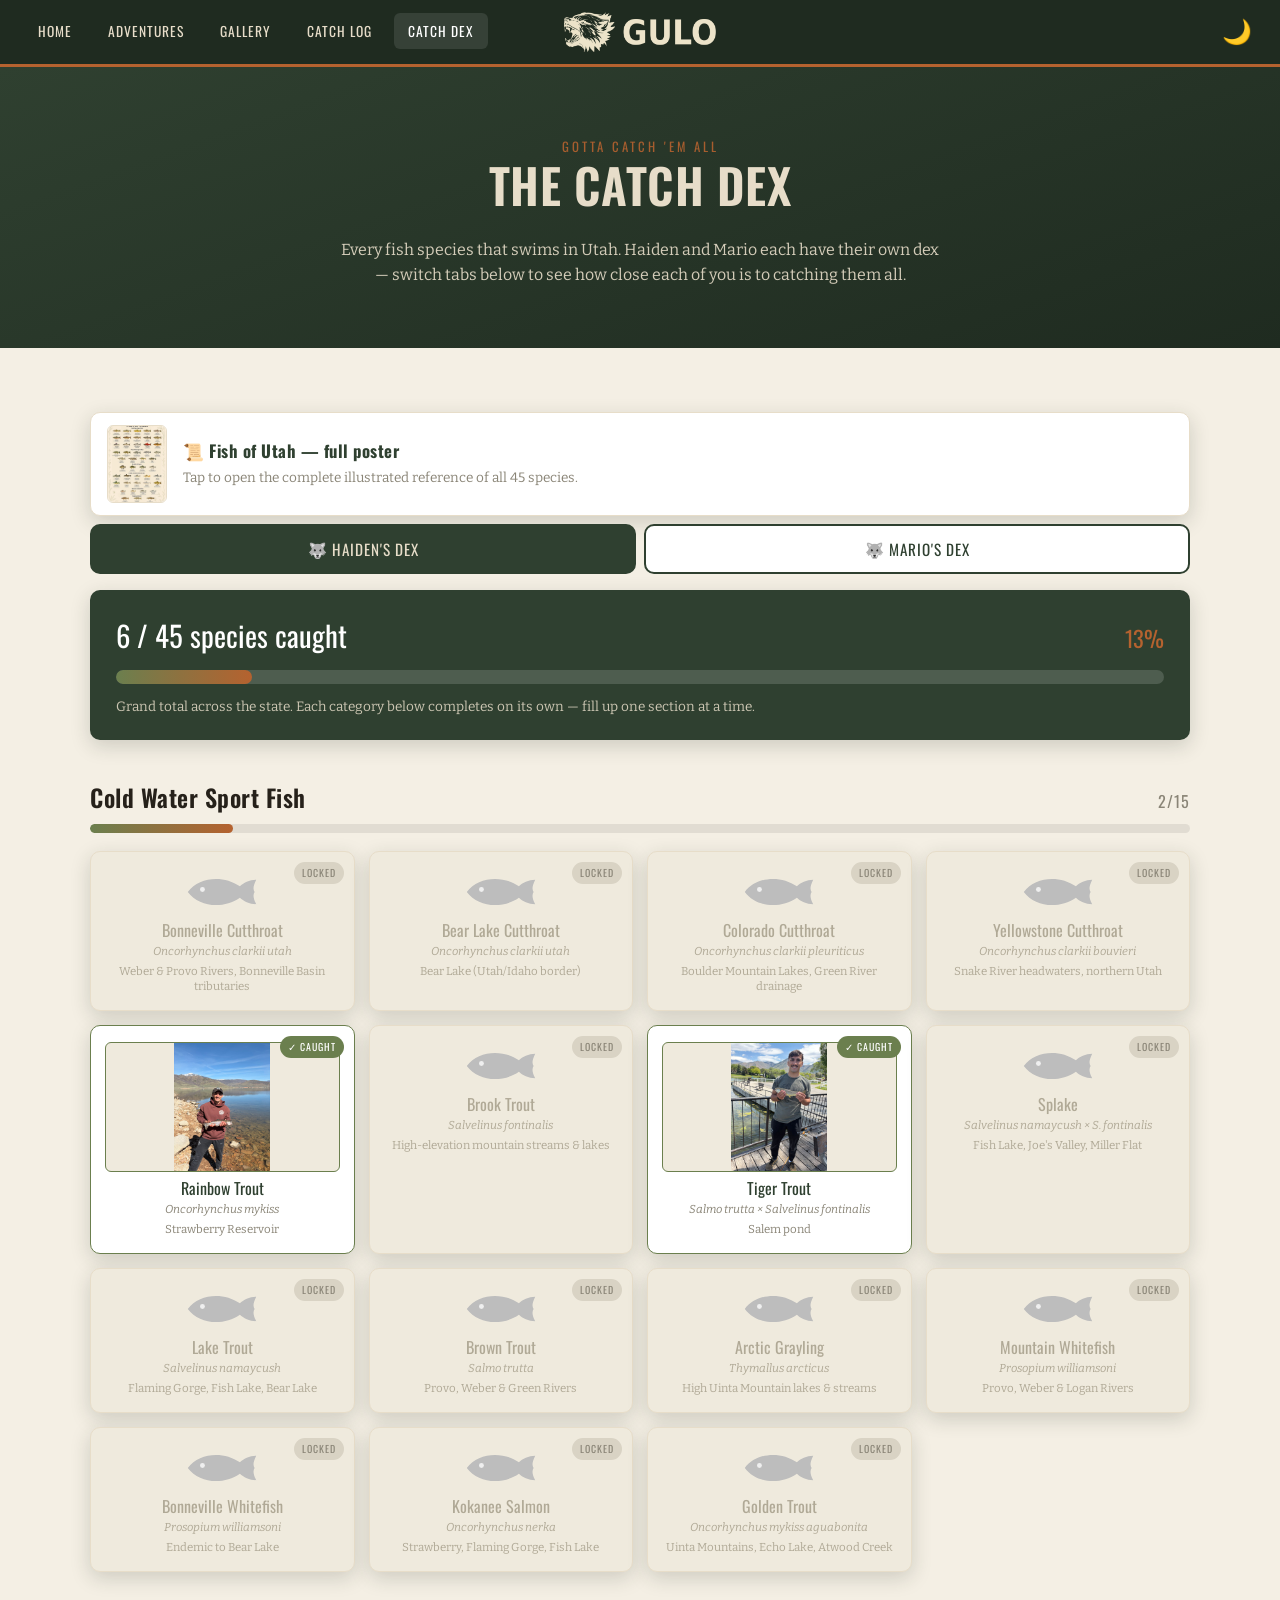
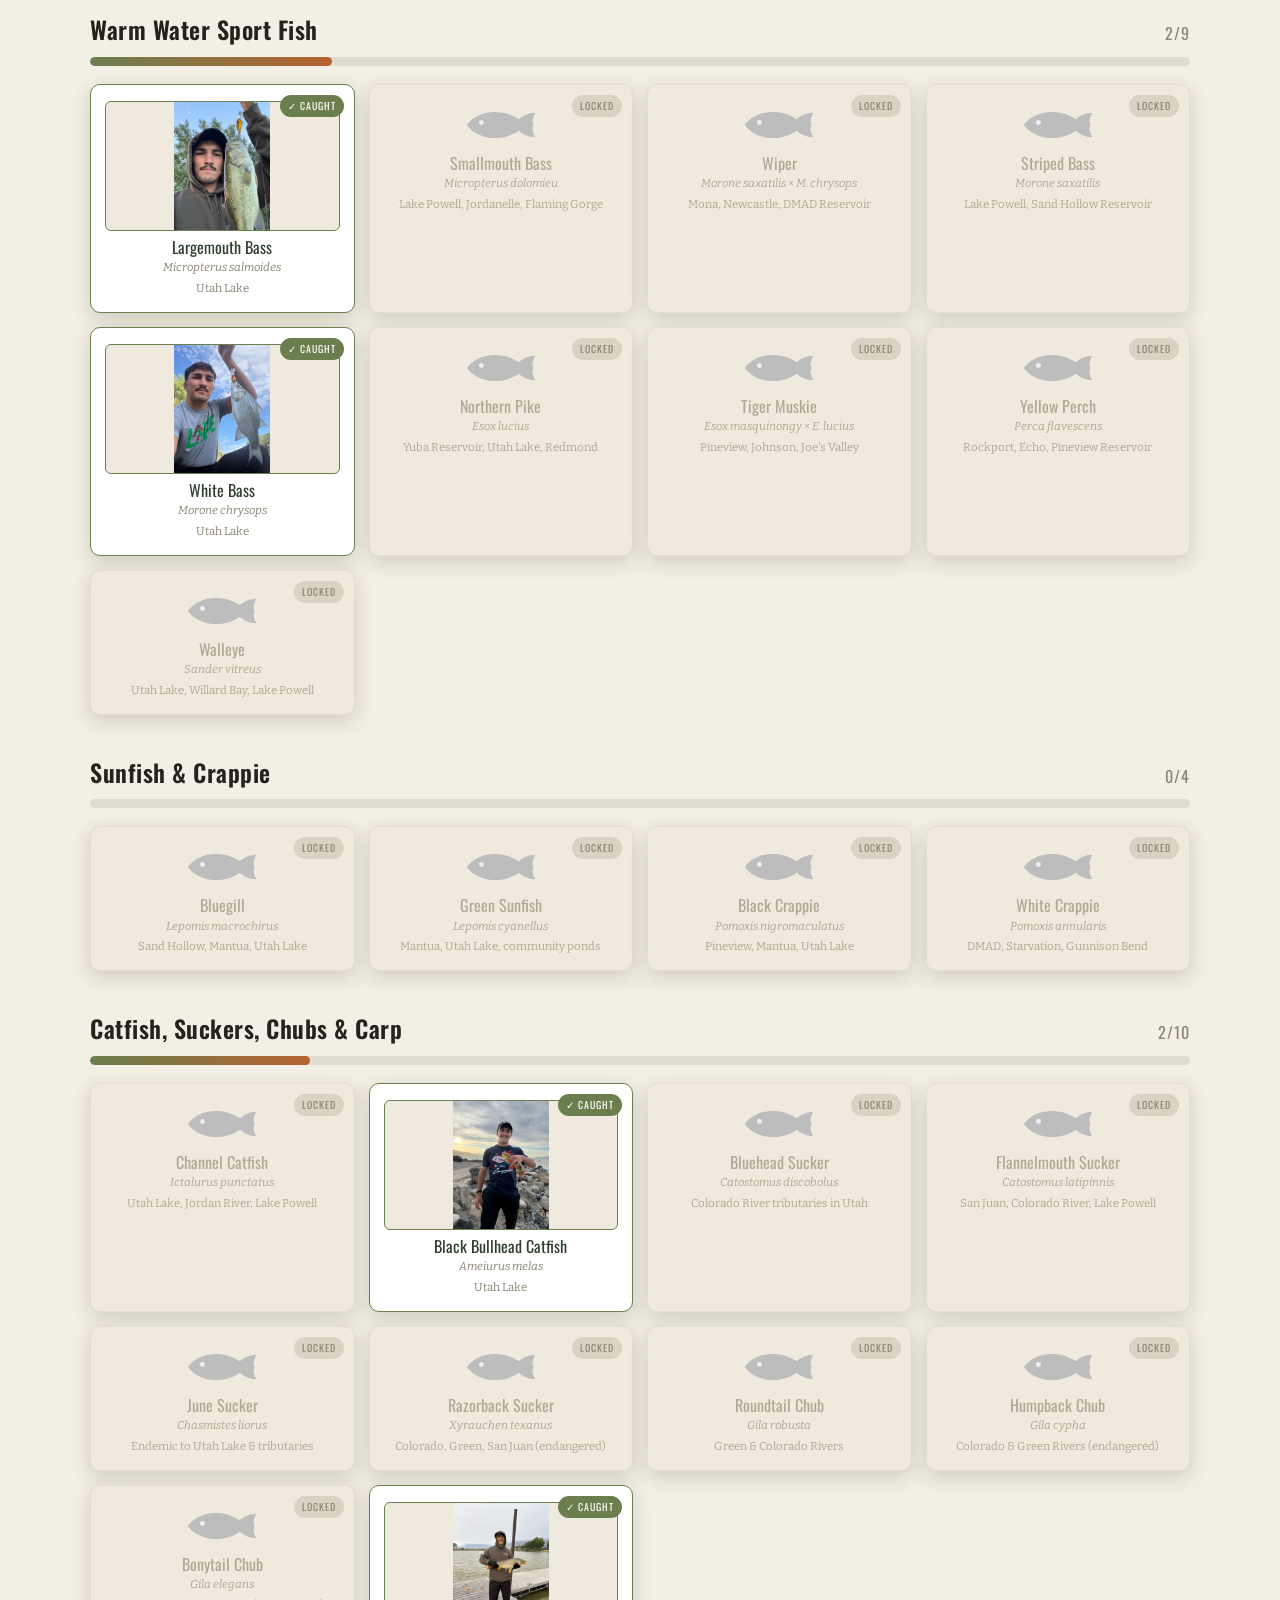
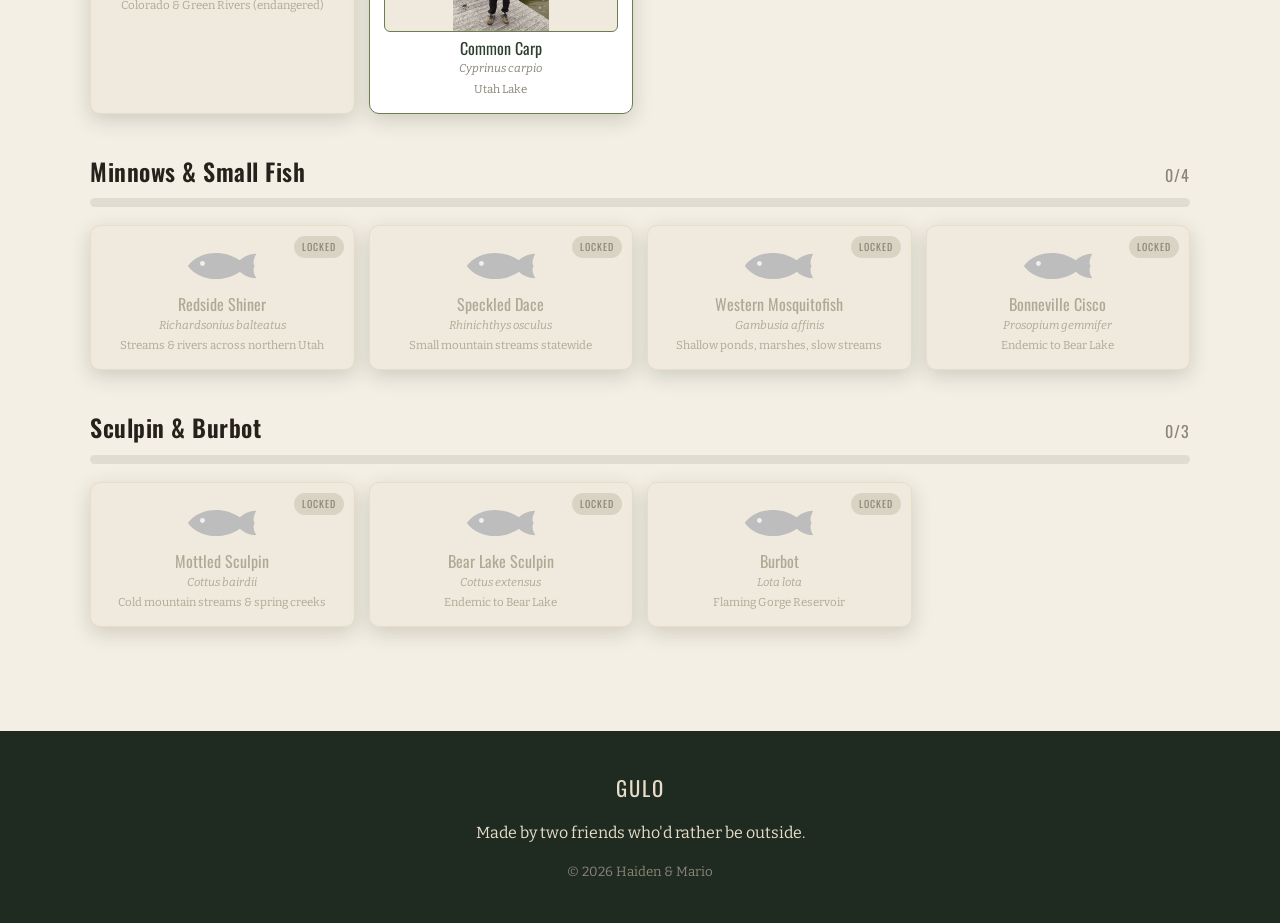
<file: catchdex.html>
<!DOCTYPE html>
<html lang="en">
<head>
  <meta charset="UTF-8" />
  <meta name="viewport" content="width=device-width, initial-scale=1.0" />
  <title>Catch Dex — Gulo</title>
  <meta name="description" content="Gotta catch 'em all — every fish species in Utah. Track which ones Haiden & Mario have landed." />

  <link rel="icon" type="image/png" href="assets/favicon.png" />
  <meta property="og:type" content="website" />
  <meta property="og:title" content="Catch Dex — Gulo" />
  <meta property="og:description" content="Every fish species in Utah. Catch 'em all." />
  <meta property="og:image" content="assets/social-card.jpg" />
  <meta name="twitter:card" content="summary_large_image" />

  <link rel="preconnect" href="https://fonts.googleapis.com" />
  <link rel="preconnect" href="https://fonts.gstatic.com" crossorigin />
  <link href="https://fonts.googleapis.com/css2?family=Oswald:wght@400;600;700&family=Bitter:wght@400;500;600&display=swap" rel="stylesheet" />
  <link rel="stylesheet" href="styles.css" />
  <script>(function(){try{if(localStorage.getItem('gulo-theme')==='dark')document.documentElement.setAttribute('data-theme','dark');}catch(e){}})();</script>
</head>
<body>

  <header class="nav">
    <div class="container nav__inner">
      <div class="nav__group">
        <button class="nav__toggle" aria-label="Menu">&#9776;</button>
        <nav>
          <ul class="nav__links">
            <li><a href="index.html">Home</a></li>
            <li><a href="adventures.html">Adventures</a></li>
            <li><a href="gallery.html">Gallery</a></li>
            <li><a href="catches.html">Catch Log</a></li>
            <li><a href="catchdex.html">Catch Dex</a></li>
          </ul>
        </nav>
      </div>
      <a class="nav__brand" href="index.html"><img class="nav__lockup" src="assets/logo-lockup.png" alt="Gulo" /></a>
      <button class="nav__theme" id="themeToggle" aria-label="Toggle dark mode">🌙</button>
    </div>
  </header>

  <section class="pagehead">
    <div class="container">
      <p class="eyebrow">Gotta catch 'em all</p>
      <h1>The Catch Dex</h1>
      <p>Every fish species that swims in Utah. Haiden and Mario each have their own dex — switch tabs below to see how close each of you is to catching them all.</p>
    </div>
  </section>

  <section class="section container">
    <!-- Full reference poster (opens the image in a new tab) -->
    <a class="poster-link" href="assets/fish-of-utah.jpg" target="_blank" rel="noopener">
      <img src="assets/fish-of-utah.jpg" alt="Fish of Utah reference poster" />
      <div class="poster-link__txt">
        <b>📜 Fish of Utah — full poster</b>
        <span>Tap to open the complete illustrated reference of all 45 species.</span>
      </div>
    </a>

    <!-- Whose dex are we viewing? Each person tracks their own catches. -->
    <div class="dex-tabs">
      <button class="dex-tab active" data-person="haiden">🐺 Haiden's Dex</button>
      <button class="dex-tab" data-person="mario">🐺 Mario's Dex</button>
    </div>

    <div class="dex-progress">
      <div class="dex-progress__top">
        <span class="dex-progress__count" id="dexCount">0 / 0 species caught</span>
        <span class="dex-progress__pct" id="dexPct">0%</span>
      </div>
      <div class="dex-bar"><div class="dex-bar__fill" id="dexFill" style="width:0%"></div></div>
      <p style="margin:12px 0 0; font-size:0.85rem; opacity:0.85;">Grand total across the state. Each category below completes on its own — fill up one section at a time.</p>
    </div>

    <div id="dex"><!-- generated by fishdex.js --></div>
  </section>

  <footer class="footer">
    <div class="container">
      <div class="footer__brand">GULO</div>
      <p>Made by two friends who'd rather be outside.</p>
      <small>&copy; <span data-year></span> Haiden &amp; Mario</small>
    </div>
  </footer>

  <script src="fishdex.js"></script>
  <script src="script.js"></script>
</body>
</html>
</file>
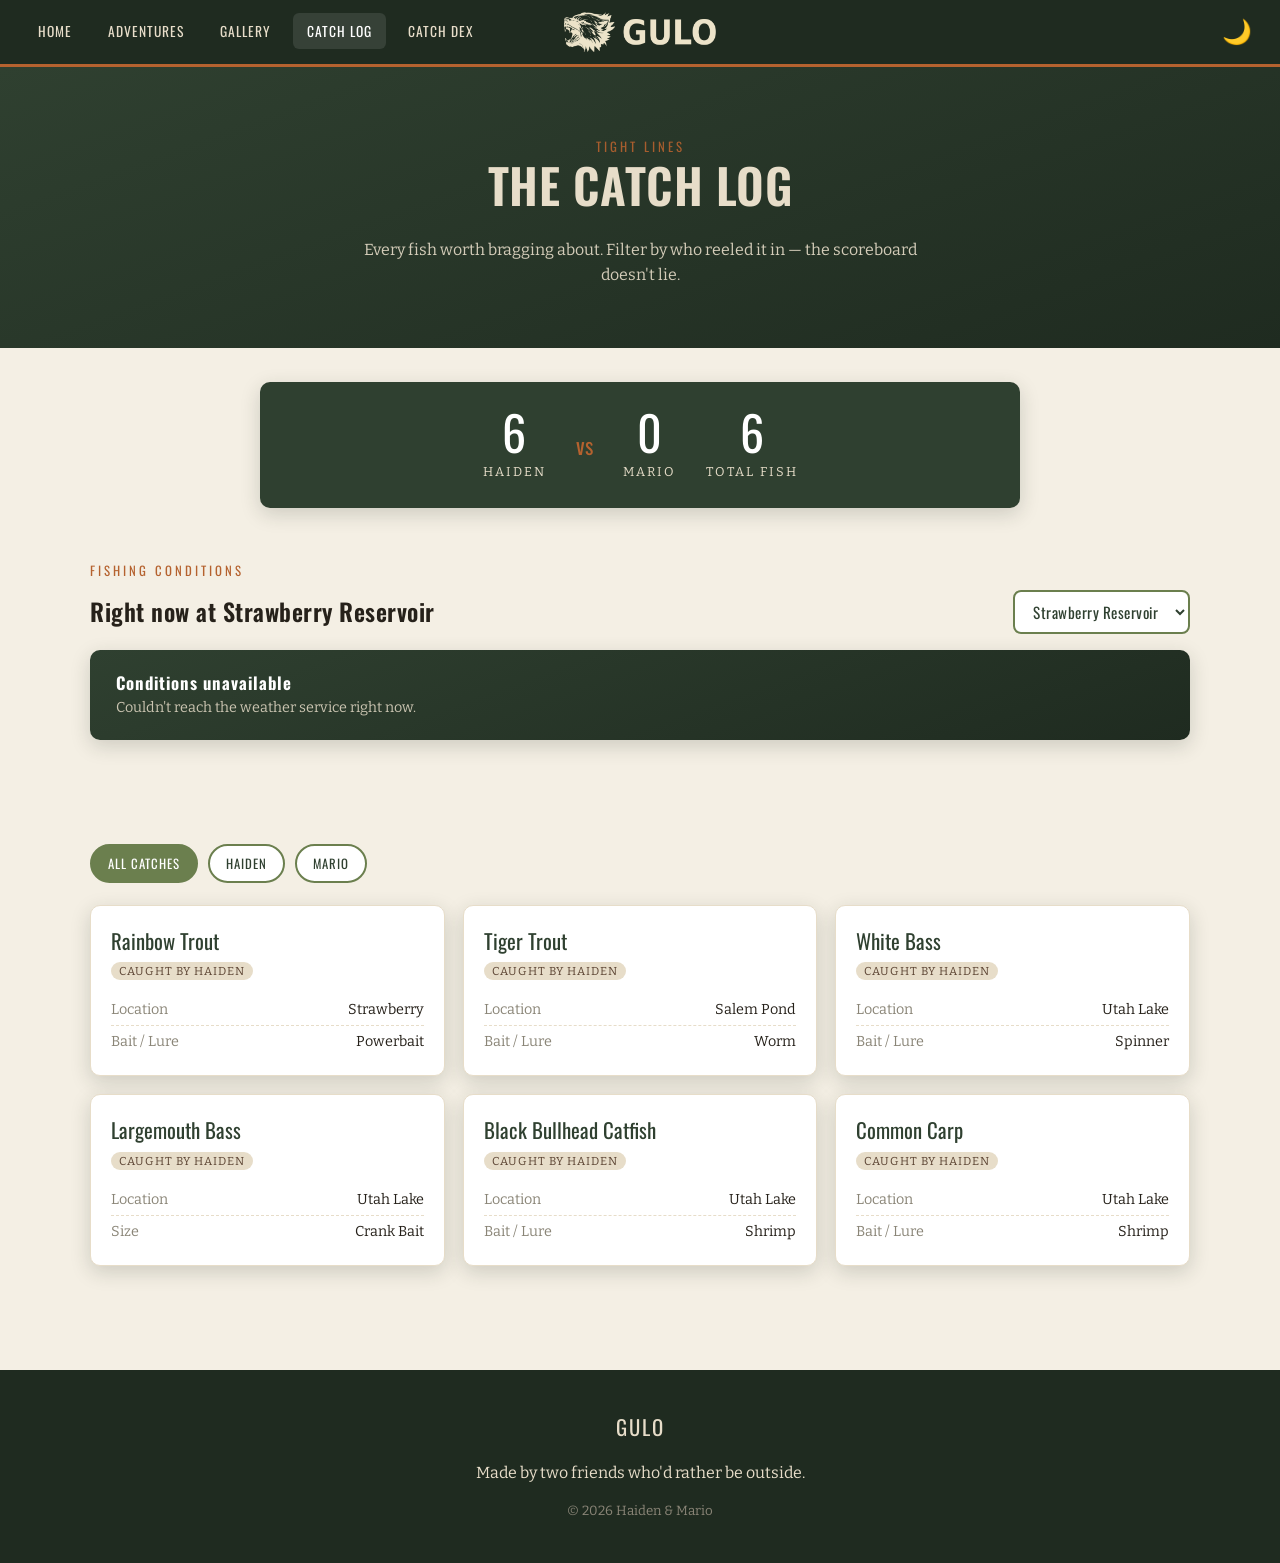
<file: catches.html>
<!DOCTYPE html>
<html lang="en">
<head>
  <meta charset="UTF-8" />
  <meta name="viewport" content="width=device-width, initial-scale=1.0" />
  <title>Catch Log — Gulo</title>
  <meta name="description" content="Fishing catch log: species, spots, sizes, and conditions from Haiden and Mario." />

  <link rel="icon" type="image/png" href="assets/favicon.png" />
  <meta property="og:type" content="website" />
  <meta property="og:title" content="Catch Log — Gulo" />
  <meta property="og:description" content="Fishing catch log: species, spots, sizes, and conditions from Haiden and Mario." />
  <meta property="og:image" content="assets/social-card.jpg" />
  <meta name="twitter:card" content="summary_large_image" />

  <link rel="preconnect" href="https://fonts.googleapis.com" />
  <link rel="preconnect" href="https://fonts.gstatic.com" crossorigin />
  <link href="https://fonts.googleapis.com/css2?family=Oswald:wght@400;600;700&family=Bitter:wght@400;500;600&display=swap" rel="stylesheet" />
  <link rel="stylesheet" href="styles.css" />
  <script>(function(){try{if(localStorage.getItem('gulo-theme')==='dark')document.documentElement.setAttribute('data-theme','dark');}catch(e){}})();</script>
</head>
<body>

  <header class="nav">
    <div class="container nav__inner">
      <div class="nav__group">
        <button class="nav__toggle" aria-label="Menu">&#9776;</button>
        <nav>
          <ul class="nav__links">
            <li><a href="index.html">Home</a></li>
            <li><a href="adventures.html">Adventures</a></li>
            <li><a href="gallery.html">Gallery</a></li>
            <li><a href="catches.html">Catch Log</a></li>
            <li><a href="catchdex.html">Catch Dex</a></li>
          </ul>
        </nav>
      </div>
      <a class="nav__brand" href="index.html"><img class="nav__lockup" src="assets/logo-lockup.png" alt="Gulo" /></a>
      <button class="nav__theme" id="themeToggle" aria-label="Toggle dark mode">🌙</button>
    </div>
  </header>

  <section class="pagehead">
    <div class="container">
      <p class="eyebrow">Tight lines</p>
      <h1>The Catch Log</h1>
      <p>Every fish worth bragging about. Filter by who reeled it in — the scoreboard doesn't lie.</p>
    </div>
  </section>

  <!-- SCOREBOARD (auto-counts from the cards below) -->
  <div class="scoreboard container">
    <div class="scoreboard__item"><div class="scoreboard__num" data-score="Haiden">0</div><div class="scoreboard__label">Haiden</div></div>
    <div class="scoreboard__item scoreboard__vs">vs</div>
    <div class="scoreboard__item"><div class="scoreboard__num" data-score="Mario">0</div><div class="scoreboard__label">Mario</div></div>
    <div class="scoreboard__item"><div class="scoreboard__num" data-score="total">0</div><div class="scoreboard__label">Total Fish</div></div>
  </div>

  <!-- LIVE FISHING CONDITIONS (free Open-Meteo API, no key needed) -->
  <section class="section--tight container">
    <p class="eyebrow">Fishing conditions</p>
    <div class="weather-head">
      <h2>Right now at <span id="spotName">Strawberry Reservoir</span></h2>
      <select class="spot-select" id="spotSelect" aria-label="Choose a fishing spot"></select>
    </div>
    <div class="weather" id="weather">
      <div class="weather__meta"><b>Loading conditions…</b></div>
    </div>
  </section>

  <section class="section container">

    <div class="filters">
      <button class="active" data-filter="all">All Catches</button>
      <button data-filter="Haiden">Haiden</button>
      <button data-filter="Mario">Mario</button>
    </div>

    <div class="catch-grid" id="catchGrid"></div>
  </section>

  <footer class="footer">
    <div class="container">
      <div class="footer__brand">GULO</div>
      <p>Made by two friends who'd rather be outside.</p>
      <small>&copy; <span data-year></span> Haiden &amp; Mario</small>
    </div>
  </footer>

  <!-- Live weather via Open-Meteo (free, no API key). Add/edit spots in the SPOTS list. -->
  <script>
    (function weather() {
      // Add your own spots here: { name, lat, lon }
      const SPOTS = [
        { name: "Strawberry Reservoir", lat: 40.1799, lon: -111.1710 },
        { name: "Fish Lake",            lat: 38.5486, lon: -111.7160 },
        { name: "Flaming Gorge",        lat: 40.9141, lon: -109.4220 },
        { name: "Lake Powell",          lat: 36.9370, lon: -111.4830 },
        { name: "Bear Lake",            lat: 41.9483, lon: -111.3080 },
        { name: "Jordanelle Reservoir", lat: 40.6069, lon: -111.4230 },
        { name: "Pineview Reservoir",   lat: 41.2585, lon: -111.7910 },
        { name: "Utah Lake",            lat: 40.2225, lon: -111.7930 }
      ];
      const el = document.getElementById("weather");
      const sel = document.getElementById("spotSelect");
      const nameEl = document.getElementById("spotName");
      if (!el || !sel) return;
      const codes = {
        0:["Clear","☀️"],1:["Mostly clear","🌤️"],2:["Partly cloudy","⛅"],3:["Overcast","☁️"],
        45:["Fog","🌫️"],48:["Rime fog","🌫️"],51:["Light drizzle","🌦️"],53:["Drizzle","🌦️"],55:["Heavy drizzle","🌧️"],
        61:["Light rain","🌦️"],63:["Rain","🌧️"],65:["Heavy rain","🌧️"],71:["Light snow","🌨️"],73:["Snow","🌨️"],75:["Heavy snow","❄️"],
        80:["Showers","🌦️"],81:["Showers","🌧️"],82:["Violent showers","⛈️"],95:["Thunderstorm","⛈️"],96:["Storm w/ hail","⛈️"],99:["Storm w/ hail","⛈️"]
      };
      sel.innerHTML = SPOTS.map((s, i) => `<option value="${i}">${s.name}</option>`).join("");

      function load(spot) {
        nameEl.textContent = spot.name;
        el.innerHTML = `<div class="weather__meta"><b>Loading conditions…</b></div>`;
        const url = `https://api.open-meteo.com/v1/forecast?latitude=${spot.lat}&longitude=${spot.lon}`
          + `&current=temperature_2m,apparent_temperature,relative_humidity_2m,weather_code,wind_speed_10m`
          + `&temperature_unit=fahrenheit&wind_speed_unit=mph&timezone=auto`;
        fetch(url)
          .then(r => r.json())
          .then(d => {
            const c = d.current;
            const [desc, ico] = codes[c.weather_code] || ["—","🌡️"];
            el.innerHTML =
              `<div class="weather__ico">${ico}</div>`
              + `<div class="weather__temp">${Math.round(c.temperature_2m)}°</div>`
              + `<div class="weather__meta"><b>${desc}</b>`
              + `<span class="weather__sub">Feels ${Math.round(c.apparent_temperature)}° · `
              + `Wind ${Math.round(c.wind_speed_10m)} mph · Humidity ${c.relative_humidity_2m}%</span></div>`;
          })
          .catch(() => {
            el.innerHTML = `<div class="weather__meta"><b>Conditions unavailable</b>`
              + `<span class="weather__sub">Couldn't reach the weather service right now.</span></div>`;
          });
      }

      sel.addEventListener("change", () => load(SPOTS[sel.value]));
      load(SPOTS[0]);
    })();
  </script>
  <!-- Render the Catch Log from data/catches.json (edited via Pages CMS) -->
  <script>
    (async function catchLog() {
      const grid = document.getElementById("catchGrid");
      if (!grid) return;
      let catches = [];
      try {
        const r = await fetch("data/catches.json", { cache: "no-store" });
        if (r.ok) { const j = await r.json(); if (Array.isArray(j.catches)) catches = j.catches; }
      } catch (e) { /* none yet */ }

      const row = (label, val) => val
        ? `<div class="catch__row"><span>${label}</span><span>${val}</span></div>` : "";

      if (!catches.length) {
        grid.innerHTML = `<p class="lead" style="grid-column:1/-1; text-align:center; color:var(--stone); padding:24px 0;">No catches logged yet — add yours from the editor and it'll show up here.</p>`;
      } else {
        grid.innerHTML = catches.map(c => `
          <div class="catch" data-angler="${c.angler || ""}">
            ${c.photo ? `<img class="catch__photo" src="${c.photo}" alt="${c.species || "catch"}">` : ""}
            <div class="catch__species">${c.species || "Fish"}</div>
            <span class="badge-angler">Caught by ${c.angler || "—"}</span>
            <div style="margin-top:12px;">
              ${row("Location", c.location)}
              ${row("Size", c.size)}
              ${row("Bait / Lure", c.bait)}
              ${row("Conditions", c.conditions)}
              ${row("Date", c.date)}
            </div>
          </div>`).join("");
      }

      // scoreboard tally by angler
      const counts = {};
      catches.forEach(c => { if (c.angler) counts[c.angler] = (counts[c.angler] || 0) + 1; });
      document.querySelectorAll(".scoreboard [data-score]").forEach(el => {
        const k = el.dataset.score;
        el.textContent = k === "total" ? catches.length : (counts[k] || 0);
      });
    })();
  </script>
  <script src="script.js"></script>
</body>
</html>
</file>
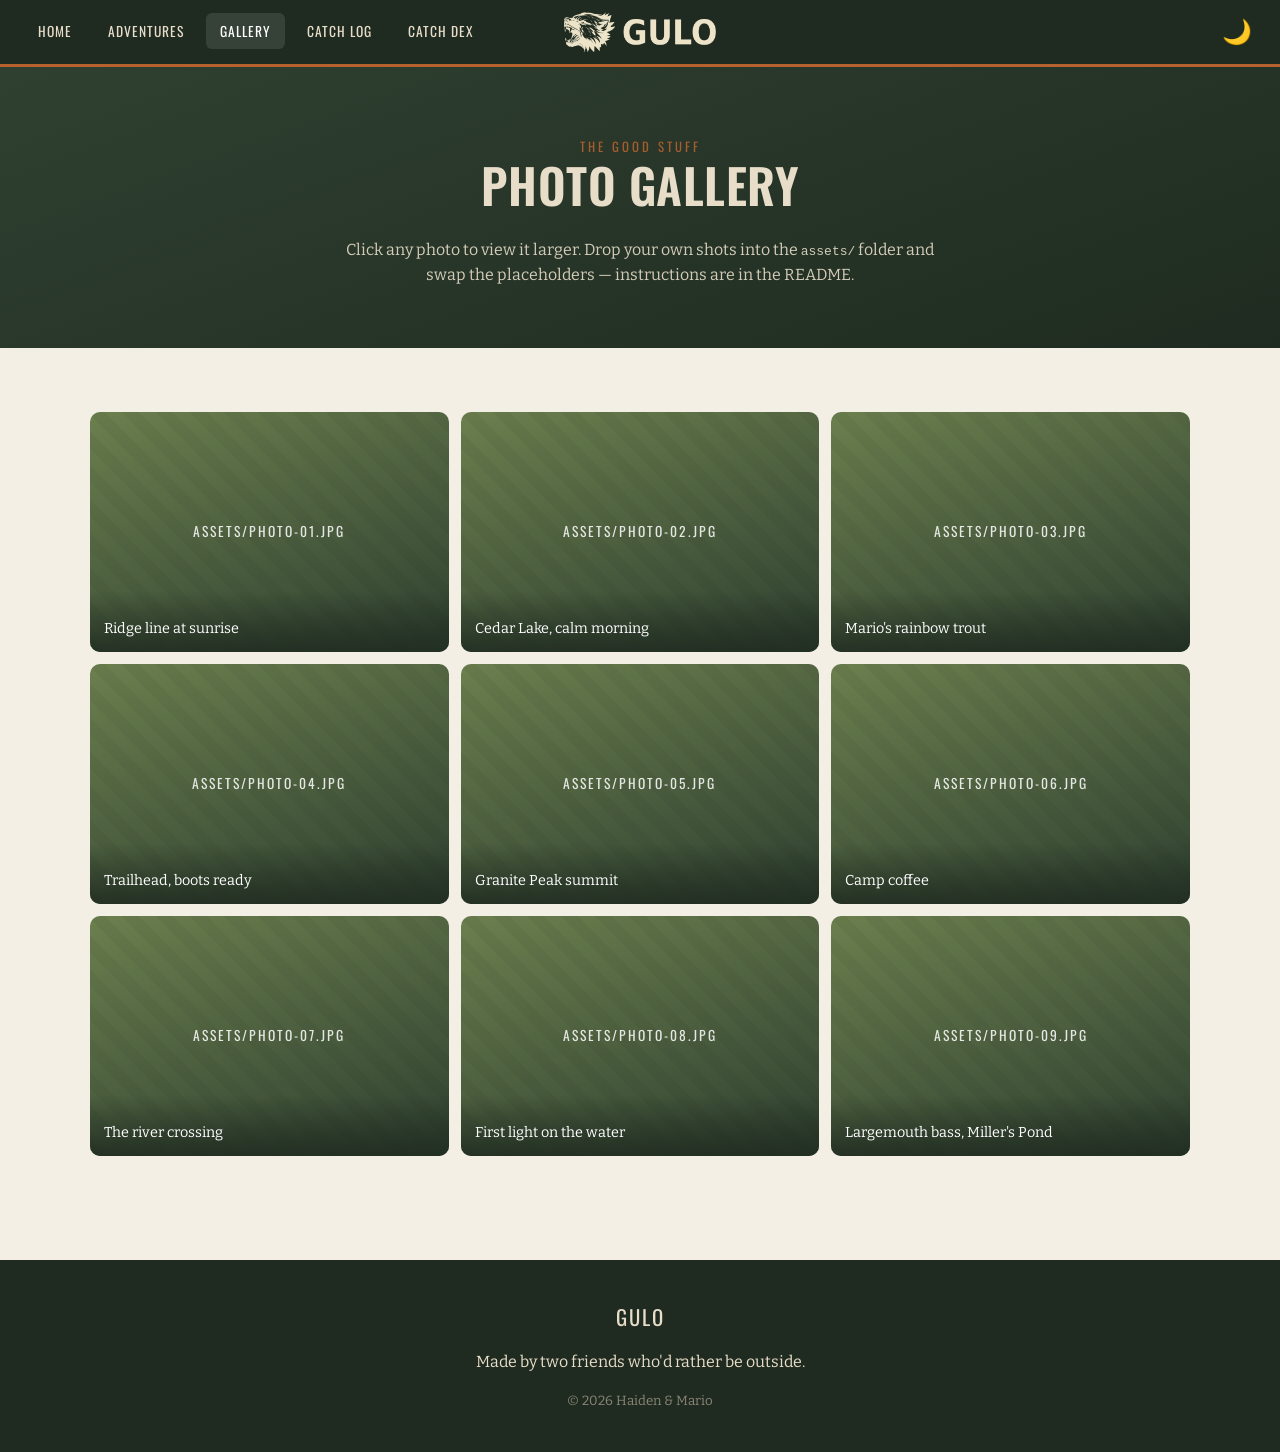
<file: gallery.html>
<!DOCTYPE html>
<html lang="en">
<head>
  <meta charset="UTF-8" />
  <meta name="viewport" content="width=device-width, initial-scale=1.0" />
  <title>Gallery — Gulo</title>
  <meta name="description" content="Photos from Haiden and Mario's hiking and fishing trips." />

  <link rel="icon" type="image/png" href="assets/favicon.png" />
  <meta property="og:type" content="website" />
  <meta property="og:title" content="Gallery — Gulo" />
  <meta property="og:description" content="Photos from Haiden and Mario's hiking and fishing trips." />
  <meta property="og:image" content="assets/social-card.jpg" />
  <meta name="twitter:card" content="summary_large_image" />

  <link rel="preconnect" href="https://fonts.googleapis.com" />
  <link rel="preconnect" href="https://fonts.gstatic.com" crossorigin />
  <link href="https://fonts.googleapis.com/css2?family=Oswald:wght@400;600;700&family=Bitter:wght@400;500;600&display=swap" rel="stylesheet" />
  <link rel="stylesheet" href="styles.css" />
  <script>(function(){try{if(localStorage.getItem('gulo-theme')==='dark')document.documentElement.setAttribute('data-theme','dark');}catch(e){}})();</script>
</head>
<body>

  <header class="nav">
    <div class="container nav__inner">
      <div class="nav__group">
        <button class="nav__toggle" aria-label="Menu">&#9776;</button>
        <nav>
          <ul class="nav__links">
            <li><a href="index.html">Home</a></li>
            <li><a href="adventures.html">Adventures</a></li>
            <li><a href="gallery.html">Gallery</a></li>
            <li><a href="catches.html">Catch Log</a></li>
            <li><a href="catchdex.html">Catch Dex</a></li>
          </ul>
        </nav>
      </div>
      <a class="nav__brand" href="index.html"><img class="nav__lockup" src="assets/logo-lockup.png" alt="Gulo" /></a>
      <button class="nav__theme" id="themeToggle" aria-label="Toggle dark mode">🌙</button>
    </div>
  </header>

  <section class="pagehead">
    <div class="container">
      <p class="eyebrow">The good stuff</p>
      <h1>Photo Gallery</h1>
      <p>Click any photo to view it larger. Drop your own shots into the <code>assets/</code> folder and swap the placeholders — instructions are in the README.</p>
    </div>
  </section>

  <section class="section container">
    <div class="gallery">
      <!-- To use a real photo: replace the <div class="ph"> with
           <img src="assets/your-photo.jpg" alt="description"> -->
      <figure><div class="ph" style="height:240px;">assets/photo-01.jpg</div><figcaption>Ridge line at sunrise</figcaption></figure>
      <figure><div class="ph" style="height:240px;">assets/photo-02.jpg</div><figcaption>Cedar Lake, calm morning</figcaption></figure>
      <figure><div class="ph" style="height:240px;">assets/photo-03.jpg</div><figcaption>Mario's rainbow trout</figcaption></figure>
      <figure><div class="ph" style="height:240px;">assets/photo-04.jpg</div><figcaption>Trailhead, boots ready</figcaption></figure>
      <figure><div class="ph" style="height:240px;">assets/photo-05.jpg</div><figcaption>Granite Peak summit</figcaption></figure>
      <figure><div class="ph" style="height:240px;">assets/photo-06.jpg</div><figcaption>Camp coffee</figcaption></figure>
      <figure><div class="ph" style="height:240px;">assets/photo-07.jpg</div><figcaption>The river crossing</figcaption></figure>
      <figure><div class="ph" style="height:240px;">assets/photo-08.jpg</div><figcaption>First light on the water</figcaption></figure>
      <figure><div class="ph" style="height:240px;">assets/photo-09.jpg</div><figcaption>Largemouth bass, Miller's Pond</figcaption></figure>
    </div>
  </section>

  <footer class="footer">
    <div class="container">
      <div class="footer__brand">GULO</div>
      <p>Made by two friends who'd rather be outside.</p>
      <small>&copy; <span data-year></span> Haiden &amp; Mario</small>
    </div>
  </footer>

  <script src="script.js"></script>
</body>
</html>
</file>
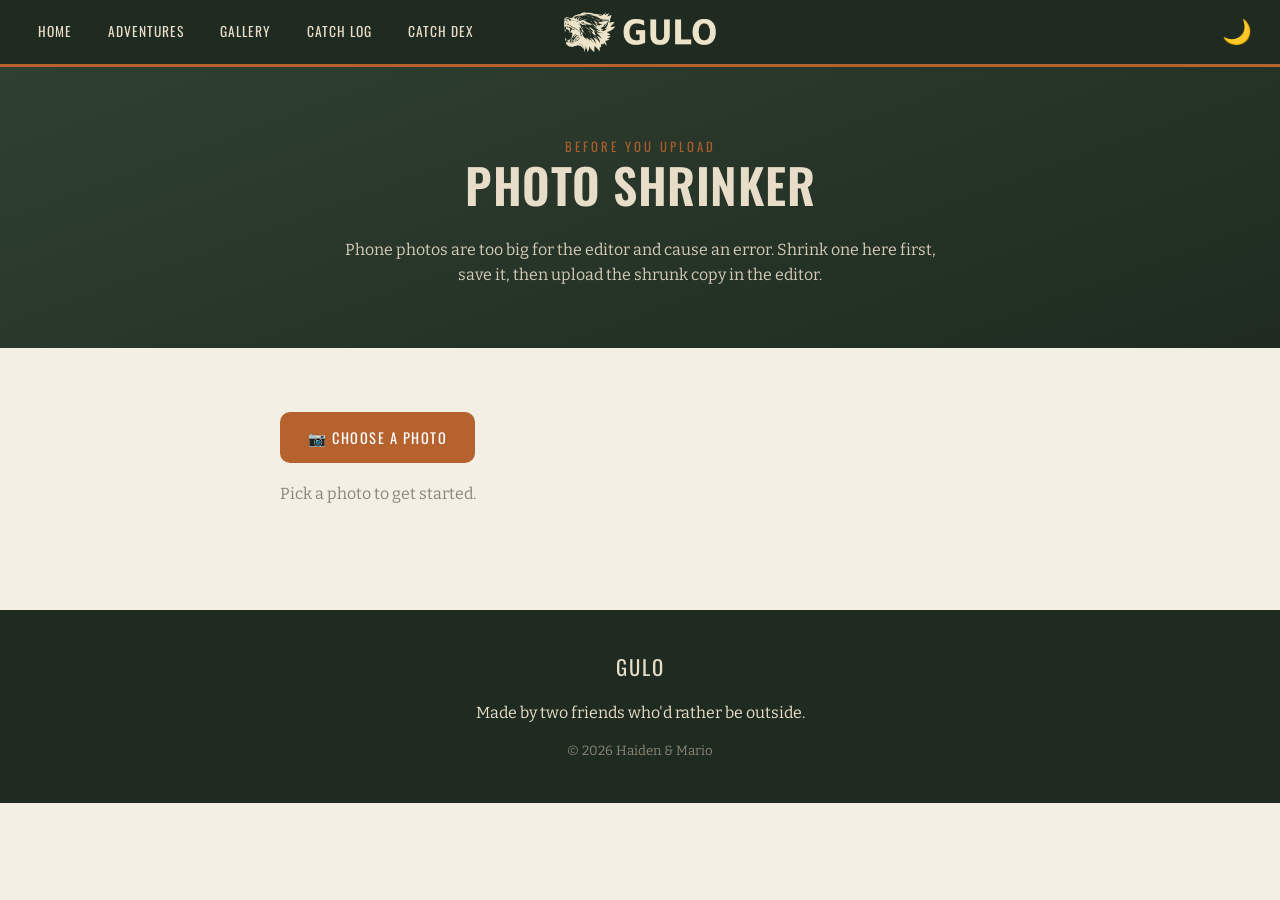
<file: shrink.html>
<!DOCTYPE html>
<html lang="en">
<head>
  <meta charset="UTF-8" />
  <meta name="viewport" content="width=device-width, initial-scale=1.0" />
  <title>Photo Shrinker — Gulo</title>
  <meta name="description" content="Shrink a photo so it uploads to the Gulo editor without errors." />
  <link rel="icon" type="image/png" href="assets/favicon.png" />
  <link rel="preconnect" href="https://fonts.googleapis.com" />
  <link rel="preconnect" href="https://fonts.gstatic.com" crossorigin />
  <link href="https://fonts.googleapis.com/css2?family=Oswald:wght@400;600;700&family=Bitter:wght@400;500;600&display=swap" rel="stylesheet" />
  <link rel="stylesheet" href="styles.css" />
  <script>(function(){try{if(localStorage.getItem('gulo-theme')==='dark')document.documentElement.setAttribute('data-theme','dark');}catch(e){}})();</script>
</head>
<body>

  <header class="nav">
    <div class="container nav__inner">
      <div class="nav__group">
        <button class="nav__toggle" aria-label="Menu">&#9776;</button>
        <nav>
          <ul class="nav__links">
            <li><a href="index.html">Home</a></li>
            <li><a href="adventures.html">Adventures</a></li>
            <li><a href="gallery.html">Gallery</a></li>
            <li><a href="catches.html">Catch Log</a></li>
            <li><a href="catchdex.html">Catch Dex</a></li>
          </ul>
        </nav>
      </div>
      <a class="nav__brand" href="index.html"><img class="nav__lockup" src="assets/logo-lockup.png" alt="Gulo" /></a>
      <button class="nav__theme" id="themeToggle" aria-label="Toggle dark mode">🌙</button>
    </div>
  </header>

  <section class="pagehead">
    <div class="container">
      <p class="eyebrow">Before you upload</p>
      <h1>Photo Shrinker</h1>
      <p>Phone photos are too big for the editor and cause an error. Shrink one here first, save it, then upload the shrunk copy in the editor.</p>
    </div>
  </section>

  <section class="section container" style="max-width:720px;">
    <label class="btn btn--primary" for="pick" style="cursor:pointer;">📷 Choose a photo</label>
    <input id="pick" type="file" accept="image/*" style="display:none;" />

    <div id="status" style="margin-top:18px; color:var(--stone);">Pick a photo to get started.</div>

    <div id="result" style="display:none; margin-top:24px;">
      <img id="preview" alt="Shrunk photo preview" style="width:100%; border-radius:10px; border:1px solid var(--sand); box-shadow:var(--shadow);" />
      <p id="sizes" style="margin-top:12px; font-weight:600;"></p>
      <a id="download" class="btn btn--primary" download="gulo-photo.jpg">⬇️ Save shrunk photo</a>
      <p class="lead" style="margin-top:18px; font-size:0.95rem;">
        <b>On iPhone:</b> if the Save button just opens the image, press and hold it and choose <b>Save to Photos</b> instead.<br>
        <b>Then:</b> go to the editor (app.pagescms.org) and upload this saved copy.
      </p>
    </div>
  </section>

  <footer class="footer">
    <div class="container">
      <div class="footer__brand">GULO</div>
      <p>Made by two friends who'd rather be outside.</p>
      <small>&copy; <span data-year></span> Haiden &amp; Mario</small>
    </div>
  </footer>

  <script>
    const MAX_DIM = 1600;      // longest side, in pixels
    const QUALITY = 0.8;       // JPEG quality
    const pick = document.getElementById("pick");
    const statusEl = document.getElementById("status");
    const result = document.getElementById("result");
    const preview = document.getElementById("preview");
    const sizes = document.getElementById("sizes");
    const download = document.getElementById("download");

    const kb = (bytes) => (bytes / 1024).toFixed(0) + " KB";
    const mb = (bytes) => (bytes / 1048576).toFixed(1) + " MB";
    const fmt = (bytes) => bytes >= 1048576 ? mb(bytes) : kb(bytes);

    pick.addEventListener("change", () => {
      const file = pick.files && pick.files[0];
      if (!file) return;
      statusEl.textContent = "Shrinking…";
      const img = new Image();
      const reader = new FileReader();
      reader.onload = (e) => { img.src = e.target.result; };
      reader.readAsDataURL(file);
      img.onload = () => {
        let { width, height } = img;
        const scale = Math.min(1, MAX_DIM / Math.max(width, height));
        width = Math.round(width * scale);
        height = Math.round(height * scale);
        const canvas = document.createElement("canvas");
        canvas.width = width; canvas.height = height;
        canvas.getContext("2d").drawImage(img, 0, 0, width, height);
        canvas.toBlob((blob) => {
          const url = URL.createObjectURL(blob);
          preview.src = url;
          download.href = url;
          sizes.textContent = `Original: ${fmt(file.size)}  →  Shrunk: ${fmt(blob.size)}`;
          statusEl.textContent = "Done! Save the photo below, then upload it in the editor.";
          result.style.display = "block";
        }, "image/jpeg", QUALITY);
      };
      img.onerror = () => { statusEl.textContent = "Couldn't read that image — try another."; };
    });

    document.querySelectorAll("[data-year]").forEach((el) => el.textContent = new Date().getFullYear());
  </script>
</body>
</html>
</file>
<file: styles.css>
/* ===================================================================
   Gulo — shared styles
   Rugged / earthy outdoors theme for Haiden & Mario
   =================================================================== */

:root {
  /* Palette */
  --forest:      #2f4030;   /* deep pine */
  --forest-dk:   #1f2b20;   /* near-black green */
  --moss:        #6b7f4e;   /* moss green */
  --bark:        #5c4433;   /* tree bark brown */
  --clay:        #b5622f;   /* burnt orange accent */
  --sand:        #e7ddc9;   /* cream / sand */
  --paper:       #f4efe4;   /* off-white background */
  --stone:       #8a8577;   /* muted stone gray */
  --ink:         #26211a;   /* near-black text */
  --surface:     #ffffff;   /* cards */
  --surface-2:   #efeadd;   /* muted/locked surfaces */
  --border:      #e7ddc9;   /* card borders (= sand) */
  --heading:     #2f4030;   /* headings/values on cards (= forest) */

  --shadow: 0 6px 20px rgba(31, 43, 32, 0.18);
  --radius: 10px;
  --maxw: 1100px;

  --font-display: "Oswald", "Arial Narrow", sans-serif;
  --font-body: "Bitter", Georgia, "Times New Roman", serif;
}

*, *::before, *::after { box-sizing: border-box; }

html { scroll-behavior: smooth; }

body {
  margin: 0;
  font-family: var(--font-body);
  color: var(--ink);
  background: var(--paper);
  line-height: 1.6;
}

h1, h2, h3, h4, .nav__brand {
  font-family: var(--font-display);
  font-weight: 600;
  letter-spacing: 0.5px;
  line-height: 1.15;
  margin: 0 0 0.5em;
}

a { color: var(--clay); }

img { max-width: 100%; display: block; }

.container {
  width: 100%;
  max-width: var(--maxw);
  margin: 0 auto;
  padding: 0 20px;
}

.section { padding: 64px 0; }
.section--tight { padding: 40px 0; }

.eyebrow {
  font-family: var(--font-display);
  text-transform: uppercase;
  letter-spacing: 3px;
  font-size: 0.8rem;
  color: var(--clay);
  margin-bottom: 8px;
}

.lead { font-size: 1.15rem; color: var(--ink); max-width: 60ch; }

/* ---------- Buttons ---------- */
.btn {
  display: inline-block;
  font-family: var(--font-display);
  text-transform: uppercase;
  letter-spacing: 1.5px;
  font-size: 0.9rem;
  padding: 12px 26px;
  border-radius: var(--radius);
  text-decoration: none;
  border: 2px solid transparent;
  cursor: pointer;
  transition: transform .12s ease, background .2s ease;
}
.btn:hover { transform: translateY(-2px); }
.btn--primary { background: var(--clay); color: #fff; }
.btn--ghost { background: transparent; border-color: var(--sand); color: var(--sand); }

/* ---------- Navigation ---------- */
.nav {
  position: sticky; top: 0; z-index: 50;
  background: var(--forest-dk);
  color: var(--sand);
  border-bottom: 3px solid var(--clay);
}
.nav__inner {
  display: grid; grid-template-columns: 1fr auto 1fr; align-items: center;
  height: 64px;
  max-width: none; padding: 0 24px;   /* full-width bar: tabs hard-left, toggle hard-right */
}
.nav__group { justify-self: start; display: flex; align-items: center; gap: 10px; }
.nav__theme {
  justify-self: end; background: none; border: 0; color: var(--sand);
  font-size: 1.5rem; line-height: 1; cursor: pointer; padding: 4px;
}
.nav__brand {
  color: var(--sand); text-decoration: none;
  font-size: 1.4rem; letter-spacing: 2px;
  margin: 0; justify-self: center;
  display: flex; align-items: center; gap: 10px;
}
.nav__logo { height: 42px; width: auto; display: block; }
.nav__lockup { height: 40px; width: auto; display: block; }
.nav__brand span { color: var(--clay); }
.nav__links {
  display: flex; gap: 8px; list-style: none; margin: 0; padding: 0;
}
.nav__links a {
  color: var(--sand); text-decoration: none;
  font-family: var(--font-display); text-transform: uppercase;
  letter-spacing: 1px; font-size: 0.85rem;
  padding: 8px 14px; border-radius: 6px;
}
.nav__links a:hover,
.nav__links a[aria-current="page"] { background: rgba(255,255,255,0.1); color: #fff; }
.nav__toggle {
  display: none; background: none; border: 0; color: var(--sand);
  font-size: 1.6rem; cursor: pointer;
}

/* ---------- Hero ---------- */
.hero {
  position: relative;
  color: var(--sand);
  background:
    linear-gradient(rgba(31,43,32,0.55), rgba(31,43,32,0.75)),
    url("assets/hero.jpg") center/cover no-repeat,
    linear-gradient(160deg, var(--forest), var(--forest-dk));
  padding: 110px 0 120px;
  text-align: center;
}
.hero__logo { height: 160px; width: auto; margin: 0 auto 6px; display: block; filter: drop-shadow(0 6px 14px rgba(0,0,0,0.35)); }
.hero__crest { height: 260px; width: auto; margin: 0 auto 14px; display: block; filter: drop-shadow(0 8px 18px rgba(0,0,0,0.4)); }
.hero h1 { font-size: clamp(2.4rem, 6vw, 4.2rem); text-transform: uppercase; }
.hero p { font-size: 1.2rem; max-width: 55ch; margin: 0 auto 28px; }
.hero__cta { display: flex; gap: 14px; justify-content: center; flex-wrap: wrap; }

/* ---------- Cards & grids ---------- */
.grid { display: grid; gap: 24px; }
.grid--3 { grid-template-columns: repeat(3, 1fr); }
.grid--2 { grid-template-columns: repeat(2, 1fr); }

.card {
  background: var(--surface);
  border: 1px solid var(--border);
  border-radius: var(--radius);
  overflow: hidden;
  box-shadow: var(--shadow);
  display: flex; flex-direction: column;
}
.card__media { aspect-ratio: 16/10; background: var(--sand); overflow: hidden; }
.card__media img { width: 100%; height: 100%; object-fit: cover; }
.card__body { padding: 18px 20px 22px; flex: 1; }
.card__tag {
  display: inline-block; font-family: var(--font-display);
  text-transform: uppercase; letter-spacing: 1px; font-size: 0.72rem;
  background: var(--moss); color: #fff; padding: 3px 10px; border-radius: 20px;
  margin-bottom: 10px;
}
.card__tag--fishing { background: var(--clay); }
.card__meta { font-size: 0.85rem; color: var(--stone); margin-top: 8px; }

/* ---------- Stats strip ---------- */
.stats {
  background: var(--bark); color: var(--sand);
  display: grid; grid-template-columns: repeat(4, 1fr);
  text-align: center;
}
.stats__item { padding: 34px 12px; border-right: 1px solid rgba(255,255,255,0.12); }
.stats__item:last-child { border-right: 0; }
.stats__num { font-family: var(--font-display); font-size: 2.6rem; color: #fff; }
.stats__label { text-transform: uppercase; letter-spacing: 2px; font-size: 0.78rem; }

/* ---------- Page header ---------- */
.pagehead {
  background: linear-gradient(160deg, var(--forest), var(--forest-dk));
  color: var(--sand); text-align: center; padding: 70px 0 60px;
}
.pagehead h1 { font-size: clamp(2rem, 5vw, 3rem); text-transform: uppercase; }
.pagehead p { max-width: 60ch; margin: 0 auto; opacity: 0.9; }

/* ---------- Gallery ---------- */
.gallery {
  display: grid; gap: 12px;
  grid-template-columns: repeat(3, 1fr);
}
.gallery figure { margin: 0; position: relative; overflow: hidden; border-radius: var(--radius); cursor: pointer; }
.gallery img { width: 100%; height: 240px; object-fit: cover; transition: transform .4s ease; }
.gallery figure:hover img { transform: scale(1.06); }
.gallery figcaption {
  position: absolute; left: 0; right: 0; bottom: 0;
  background: linear-gradient(transparent, rgba(31,43,32,0.85));
  color: #fff; padding: 26px 14px 12px; font-size: 0.9rem;
}

/* Lightbox */
.lightbox {
  position: fixed; inset: 0; background: rgba(15,20,15,0.92);
  display: none; align-items: center; justify-content: center; z-index: 100;
  padding: 30px;
}
.lightbox.open { display: flex; }
.lightbox img { max-width: 90vw; max-height: 85vh; border-radius: 8px; }
.lightbox__close {
  position: absolute; top: 20px; right: 28px; font-size: 2.4rem;
  color: #fff; background: none; border: 0; cursor: pointer;
}

/* ---------- Catch scoreboard ---------- */
.scoreboard {
  display: flex; align-items: center; justify-content: center; gap: 30px;
  background: var(--forest); color: var(--sand);
  border-radius: var(--radius); box-shadow: var(--shadow);
  padding: 26px 20px; margin: 34px auto 0; max-width: 760px; flex-wrap: wrap;
}
.scoreboard__item { text-align: center; }
.scoreboard__num { font-family: var(--font-display); font-size: 3rem; color: #fff; line-height: 1; }
.scoreboard__label { text-transform: uppercase; letter-spacing: 2px; font-size: 0.8rem; margin-top: 6px; }
.scoreboard__vs { font-family: var(--font-display); font-size: 1.4rem; color: var(--clay); }

/* ---------- Catches table ---------- */
.filters { display: flex; gap: 10px; flex-wrap: wrap; margin-bottom: 22px; }
.filters button {
  font-family: var(--font-display); text-transform: uppercase; letter-spacing: 1px;
  font-size: 0.8rem; padding: 8px 16px; border-radius: 20px;
  border: 2px solid var(--moss); background: var(--surface); color: var(--heading); cursor: pointer;
}
.filters button.active { background: var(--moss); color: #fff; }

.catch-grid { display: grid; gap: 18px; grid-template-columns: repeat(3, 1fr); }
.catch {
  background: var(--surface); border: 1px solid var(--border); border-radius: var(--radius);
  padding: 18px 20px; box-shadow: var(--shadow);
}
.catch__species { font-family: var(--font-display); font-size: 1.3rem; color: var(--heading); }
.catch__row { display: flex; justify-content: space-between; font-size: 0.9rem; padding: 4px 0; border-bottom: 1px dashed var(--sand); }
.catch__row:last-child { border-bottom: 0; }
.catch__row span:first-child { color: var(--stone); }
.badge-angler { font-size: 0.72rem; text-transform: uppercase; letter-spacing: 1px; padding: 2px 8px; border-radius: 12px; background: var(--sand); color: var(--bark); }
.catch__photo { width: 100%; max-height: 260px; object-fit: contain; background: var(--surface-2); border-radius: 8px; margin-bottom: 12px; border: 1px solid var(--border); }

/* ---------- Placeholder look for missing images ---------- */
.ph {
  width: 100%; height: 100%;
  background:
    repeating-linear-gradient(45deg, rgba(0,0,0,0.04) 0 12px, transparent 12px 24px),
    linear-gradient(160deg, var(--moss), var(--forest));
  display: flex; align-items: center; justify-content: center;
  color: rgba(255,255,255,0.85); font-family: var(--font-display);
  text-transform: uppercase; letter-spacing: 2px; font-size: 0.85rem; text-align: center; padding: 10px;
}

/* ---------- Footer ---------- */
.footer {
  background: var(--forest-dk); color: var(--sand);
  padding: 40px 0; margin-top: 40px; text-align: center;
}
.footer a { color: var(--sand); }
.footer__brand { font-family: var(--font-display); font-size: 1.3rem; letter-spacing: 2px; }
.footer__brand span { color: var(--clay); }
.footer small { color: var(--stone); display: block; margin-top: 10px; }

/* ---------- Catch Dex ---------- */
.dex-tabs { display: flex; gap: 8px; margin-bottom: 16px; }
.dex-tab {
  flex: 1; font-family: var(--font-display); text-transform: uppercase; letter-spacing: 1px;
  font-size: 0.95rem; padding: 12px 14px; border-radius: var(--radius);
  border: 2px solid var(--forest); background: var(--surface); color: var(--heading); cursor: pointer;
  transition: background .15s ease, color .15s ease;
}
.dex-tab:hover { background: var(--sand); }
.dex-tab.active { background: var(--forest); color: var(--sand); }


.dex-progress {
  background: var(--forest); color: var(--sand);
  border-radius: var(--radius); box-shadow: var(--shadow);
  padding: 22px 26px; margin-bottom: 12px;
}
.dex-progress__top { display: flex; justify-content: space-between; align-items: baseline; flex-wrap: wrap; gap: 8px; }
.dex-progress__count { font-family: var(--font-display); font-size: 1.8rem; color: #fff; }
.dex-progress__pct { font-family: var(--font-display); color: var(--clay); font-size: 1.4rem; }
.dex-bar { height: 14px; background: rgba(255,255,255,0.15); border-radius: 20px; overflow: hidden; margin-top: 12px; }
.dex-bar__fill { height: 100%; background: linear-gradient(90deg, var(--moss), var(--clay)); border-radius: 20px; transition: width 1s ease; }

.dex-group { margin-top: 44px; }
.dex-group__head { display: flex; align-items: baseline; gap: 12px; }
.dex-group__head h2 { margin: 0; }
.dex-group__tally { font-family: var(--font-display); color: var(--stone); letter-spacing: 1px; margin-left: auto; }
.dex-group__tally--done { color: var(--clay); }
/* per-category progress bar — each section completes on its own */
.dex-group__bar { height: 9px; background: rgba(0,0,0,0.08); border-radius: 20px; overflow: hidden; margin: 10px 0 18px; }
.dex-group__fill { height: 100%; width: 0; background: linear-gradient(90deg, var(--moss), var(--clay)); border-radius: 20px; transition: width .9s ease; }
.dex-group__fill--done { background: var(--clay); }

/* Poster reference link */
.poster-link {
  display: flex; align-items: center; gap: 16px; text-decoration: none;
  background: var(--surface); border: 1px solid var(--border); border-radius: var(--radius);
  padding: 12px 16px; box-shadow: var(--shadow); margin-bottom: 8px; color: var(--ink);
  transition: transform .12s ease;
}
.poster-link:hover { transform: translateY(-2px); }
.poster-link img { width: 60px; height: 78px; object-fit: cover; border-radius: 6px; border: 1px solid var(--border); }
.poster-link__txt b { font-family: var(--font-display); color: var(--heading); letter-spacing: 0.5px; display: block; font-size: 1.05rem; }
.poster-link__txt span { font-size: 0.85rem; color: var(--stone); }

/* Caught-fish photo in a dex slot — show the whole photo, no cropping */
.dex-card__photo { width: 100%; height: 130px; object-fit: contain; background: var(--surface-2); border-radius: 6px; margin: 2px 0 8px; border: 1px solid var(--moss); }

.dex-grid { display: grid; grid-template-columns: repeat(4, 1fr); gap: 14px; }
.dex-card {
  position: relative; background: var(--surface); border: 1px solid var(--border);
  border-radius: var(--radius); padding: 14px 14px 16px; text-align: center;
  box-shadow: var(--shadow); overflow: hidden;
}
.dex-card__fish { width: 82px; height: 44px; margin: 4px auto 8px; }
.dex-card__fish svg { width: 100%; height: 100%; }
.dex-card__name { font-family: var(--font-display); font-size: 1rem; line-height: 1.1; color: var(--heading); }
.dex-card__sci { font-style: italic; font-size: 0.72rem; color: var(--stone); margin: 2px 0 4px; }
.dex-card__where { font-size: 0.72rem; color: var(--stone); line-height: 1.3; }
.dex-card__stamp {
  position: absolute; top: 10px; right: 10px; font-family: var(--font-display);
  font-size: 0.62rem; letter-spacing: 1px; text-transform: uppercase;
  padding: 3px 8px; border-radius: 20px;
}
.dex-card--caught { border-color: var(--moss); }
.dex-card--caught .dex-card__fish { color: var(--moss); }
.dex-card--caught .dex-card__stamp { background: var(--moss); color: #fff; }
.dex-card--locked { background: var(--surface-2); }
.dex-card--locked .dex-card__fish { color: #c3bdae; filter: grayscale(1); }
.dex-card--locked .dex-card__name,
.dex-card--locked .dex-card__sci,
.dex-card--locked .dex-card__where { color: #b0a996; }
.dex-card--locked .dex-card__stamp { background: #d9d3c4; color: #8a8577; }

/* ---------- Season standings ---------- */
.standings { display: grid; gap: 14px; margin-top: 24px; }
.standings__champ {
  background: var(--bark); color: var(--sand); border-radius: var(--radius);
  padding: 20px 24px; display: flex; align-items: center; justify-content: space-between; flex-wrap: wrap; gap: 10px;
  box-shadow: var(--shadow);
}
.standings__champ b { color: #fff; font-family: var(--font-display); font-size: 1.5rem; letter-spacing: 1px; }
.standings__row {
  display: grid; grid-template-columns: 1fr auto 1fr; align-items: center; gap: 10px;
  background: var(--surface); border: 1px solid var(--border); border-radius: var(--radius); padding: 14px 18px; box-shadow: var(--shadow);
}
.standings__cat { text-align: center; font-family: var(--font-display); text-transform: uppercase; letter-spacing: 1px; font-size: 0.78rem; color: var(--stone); }
.standings__side { display: flex; align-items: center; gap: 10px; }
.standings__side--r { justify-content: flex-end; }
.standings__val { font-family: var(--font-display); font-size: 1.5rem; color: var(--heading); }
.standings__name { font-size: 0.9rem; color: var(--stone); }
.standings__side.win .standings__val { color: var(--clay); }
.standings__side.win .standings__name::after { content: " 👑"; }

/* ---------- Trophy case ---------- */
.trophies { display: grid; grid-template-columns: repeat(4, 1fr); gap: 16px; margin-top: 24px; }
.trophy {
  background: var(--surface); border: 1px solid var(--border); border-radius: var(--radius);
  padding: 20px 14px; text-align: center; box-shadow: var(--shadow);
}
.trophy__icon { font-size: 2.4rem; line-height: 1; }
.trophy__name { font-family: var(--font-display); text-transform: uppercase; letter-spacing: 1px; font-size: 0.82rem; margin-top: 8px; color: var(--heading); }
.trophy__desc { font-size: 0.76rem; color: var(--stone); margin-top: 4px; }
.trophy--locked { background: var(--surface-2); }
.trophy--locked .trophy__icon { filter: grayscale(1); opacity: 0.4; }
.trophy--locked .trophy__name { color: #b0a996; }

/* ---------- Weather widget ---------- */
.weather {
  display: flex; align-items: center; gap: 22px; flex-wrap: wrap;
  background: linear-gradient(160deg, var(--forest), var(--forest-dk));
  color: var(--sand); border-radius: var(--radius); padding: 20px 26px; box-shadow: var(--shadow);
}
.weather__temp { font-family: var(--font-display); font-size: 3rem; color: #fff; line-height: 1; }
.weather__ico { font-size: 2.6rem; }
.weather__meta { font-size: 0.9rem; }
.weather__meta b { color: #fff; font-family: var(--font-display); letter-spacing: 1px; font-size: 1.05rem; display: block; }
.weather__sub { color: var(--sand); opacity: 0.85; }
.weather-head { display: flex; align-items: center; justify-content: space-between; flex-wrap: wrap; gap: 10px; margin-bottom: 16px; }
.weather-head h2 { margin: 0; }
.spot-select {
  font-family: var(--font-display); font-size: 0.95rem; letter-spacing: 0.5px;
  color: var(--heading); background: var(--surface); border: 2px solid var(--moss);
  border-radius: 8px; padding: 8px 14px; cursor: pointer;
}
.spot-select:focus { outline: 2px solid var(--clay); }

/* ---------- Responsive ---------- */
@media (max-width: 820px) {
  .grid--3, .catch-grid, .gallery { grid-template-columns: repeat(2, 1fr); }
  .stats { grid-template-columns: repeat(2, 1fr); }
  .stats__item:nth-child(2) { border-right: 0; }
  .dex-grid, .trophies { grid-template-columns: repeat(2, 1fr); }
}
@media (max-width: 620px) {
  .nav__links {
    display: none; position: absolute; top: 64px; left: 0; right: 0;
    flex-direction: column; background: var(--forest-dk); padding: 10px 20px 20px;
  }
  .nav__links.open { display: flex; }
  .nav__toggle { display: block; }
  .grid--3, .grid--2, .catch-grid, .gallery { grid-template-columns: 1fr; }
  .stats { grid-template-columns: 1fr 1fr; }
  .dex-grid, .trophies { grid-template-columns: 1fr 1fr; }
  .standings__row { grid-template-columns: 1fr auto 1fr; }
}

/* ---------- Dark mode ---------- */
[data-theme="dark"] {
  --paper:      #14180f;   /* dark page background */
  --ink:        #eae3d2;   /* light body text */
  --stone:      #9aa08c;   /* muted text (lighter) */
  --surface:    #232a1c;   /* cards */
  --surface-2:  #1b2116;   /* muted/locked surfaces */
  --border:     #38442c;   /* card borders */
  --heading:    #eae3d2;   /* headings/values light on dark cards */
}
</file>
